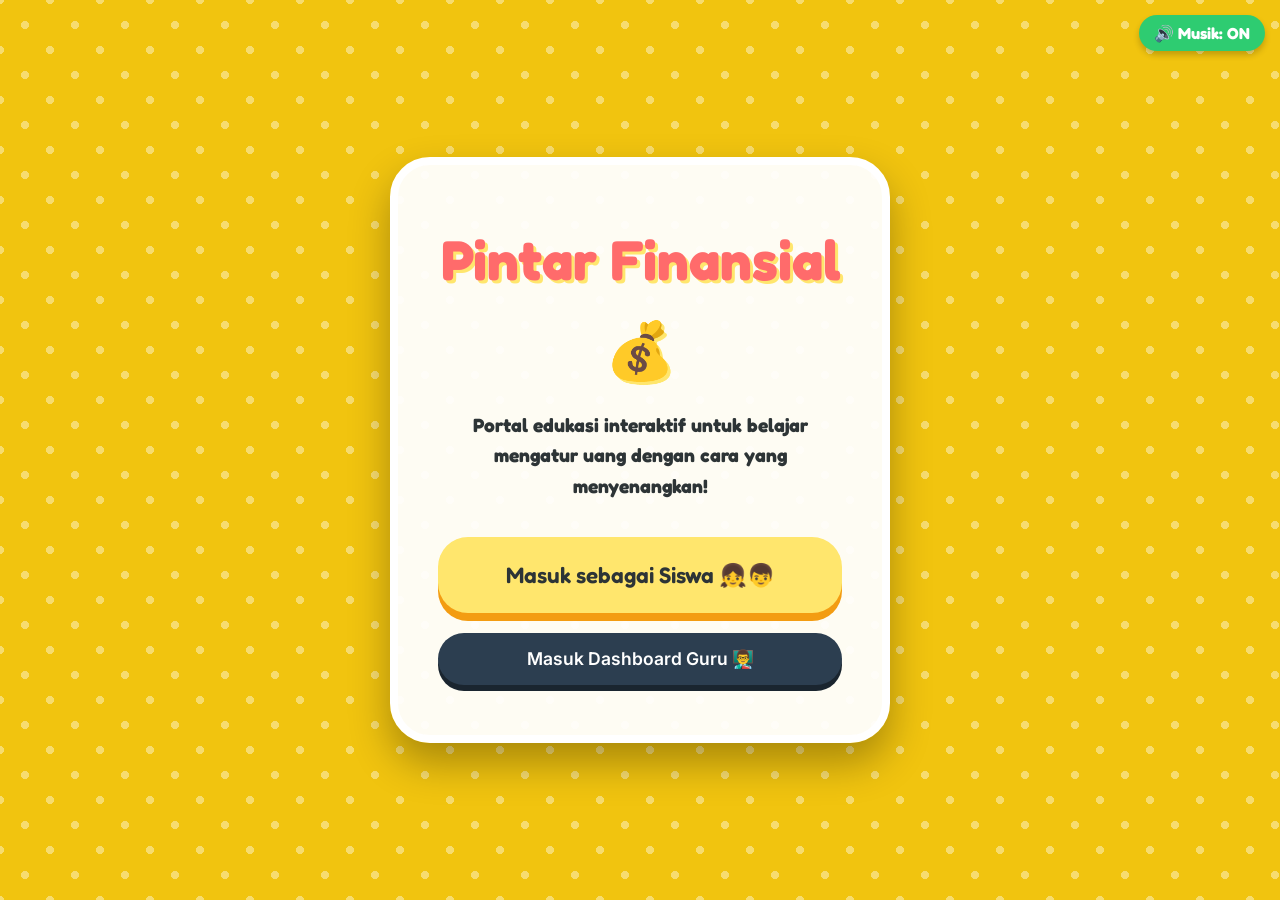
<file: index.html>
<!DOCTYPE html>
<html lang="id">
<head>
    <meta charset="UTF-8">
    <meta name="viewport" content="width=device-width, initial-scale=1.0">
    <title>Pintar Finansial | Portal Utama</title>
    <!-- Menghubungkan CSS global -->
    <link rel="stylesheet" href="shared/css/global.css">
    <style>
        /* Styling khusus halaman landing portal bergaya GAME */
        body {
            display: flex;
            align-items: center;
            justify-content: center;
            height: 100vh;
            /* Background Game-like Polkadot */
            background-color: #F1C40F;
            background-image: radial-gradient(rgba(255, 255, 255, 0.4) 4px, transparent 4px),
                              radial-gradient(rgba(255, 255, 255, 0.4) 4px, transparent 4px);
            background-size: 50px 50px;
            background-position: 0 0, 25px 25px;
            overflow: hidden;
        }
        .portal-card {
            background: rgba(255, 255, 255, 0.95);
            padding: 50px 40px;
            border-radius: 40px;
            box-shadow: 0 20px 40px rgba(0,0,0,0.3);
            text-align: center;
            max-width: 500px;
            width: 90%;
            border: 8px solid white;
        }
        .portal-card h1 {
            color: var(--primary-color);
            margin-bottom: 15px;
            font-size: 3.5rem;
            text-shadow: 3px 3px 0px #FFE66D;
            animation: bounce 2s infinite ease-in-out;
        }
        @keyframes bounce {
            0%, 100% { transform: translateY(0); }
            50% { transform: translateY(-10px); }
        }
        .portal-card p {
            color: var(--text-dark);
            margin-bottom: 35px;
            font-size: 1.2rem;
            font-weight: bold;
        }
        .portal-options {
            display: flex;
            flex-direction: column;
            gap: 20px;
        }
        /* Tombol akses Siswa - bergaya 3D Game */
        .btn-student {
            background-color: var(--accent-color);
            color: var(--text-dark);
            font-size: 1.4rem;
            padding: 20px;
            border-radius: 30px;
            box-shadow: 0 8px 0 #F39C12;
            transition: all 0.1s;
        }
        .btn-student:active {
            transform: translateY(8px) scale(0.98);
            box-shadow: 0 0 0 #F39C12;
        }
        /* Tombol akses Guru - terlihat lebih profesional tapi tetap 3D */
        .btn-teacher {
            background-color: var(--primary-teacher);
            color: white;
            font-family: var(--font-teacher);
            border-radius: 30px;
            box-shadow: 0 6px 0 #1A252F;
            transition: all 0.1s;
        }
        .btn-teacher:active {
            transform: translateY(6px) scale(0.98);
            box-shadow: 0 0 0 #1A252F;
        }

        /* Penyesuaian Responsif untuk Mobile */
        @media (max-width: 768px) {
            .portal-card {
                padding: 30px 20px;
            }
            .portal-card h1 {
                font-size: 2.2rem;
            }
            .portal-card p {
                font-size: 1rem;
                margin-bottom: 25px;
            }
            .btn-student {
                font-size: 1.1rem;
                padding: 15px;
            }
            .btn-teacher {
                font-size: 1rem;
                padding: 12px;
            }
        }
    </style>
</head>
<body>
    <!-- 
      Proyek Web Edukasi Literasi Finansial PGSD
      Author: Aan Rifai (NIM: 2501050298, No. Absen: 28)
      Universitas Negeri Semarang (UNNES)
    -->
    
    <div class="portal-card">
        <h1>Pintar Finansial 💰</h1>
        <p>Portal edukasi interaktif untuk belajar mengatur uang dengan cara yang menyenangkan!</p>
        
        <div class="portal-options">
            <!-- Tautan menuju antarmuka siswa -->
            <a href="login-siswa.html" class="btn btn-student">Masuk sebagai Siswa 👧👦</a>
            <!-- Tautan menuju dashboard guru -->
            <a href="login-guru.html" class="btn btn-teacher">Masuk Dashboard Guru 👨‍🏫</a>
        </div>
    </div>
    
    <!-- Memuat Utils untuk BGM dan Sound Effect Global -->
    <script src="shared/js/utils.js"></script>
</body>
</html>
</file>
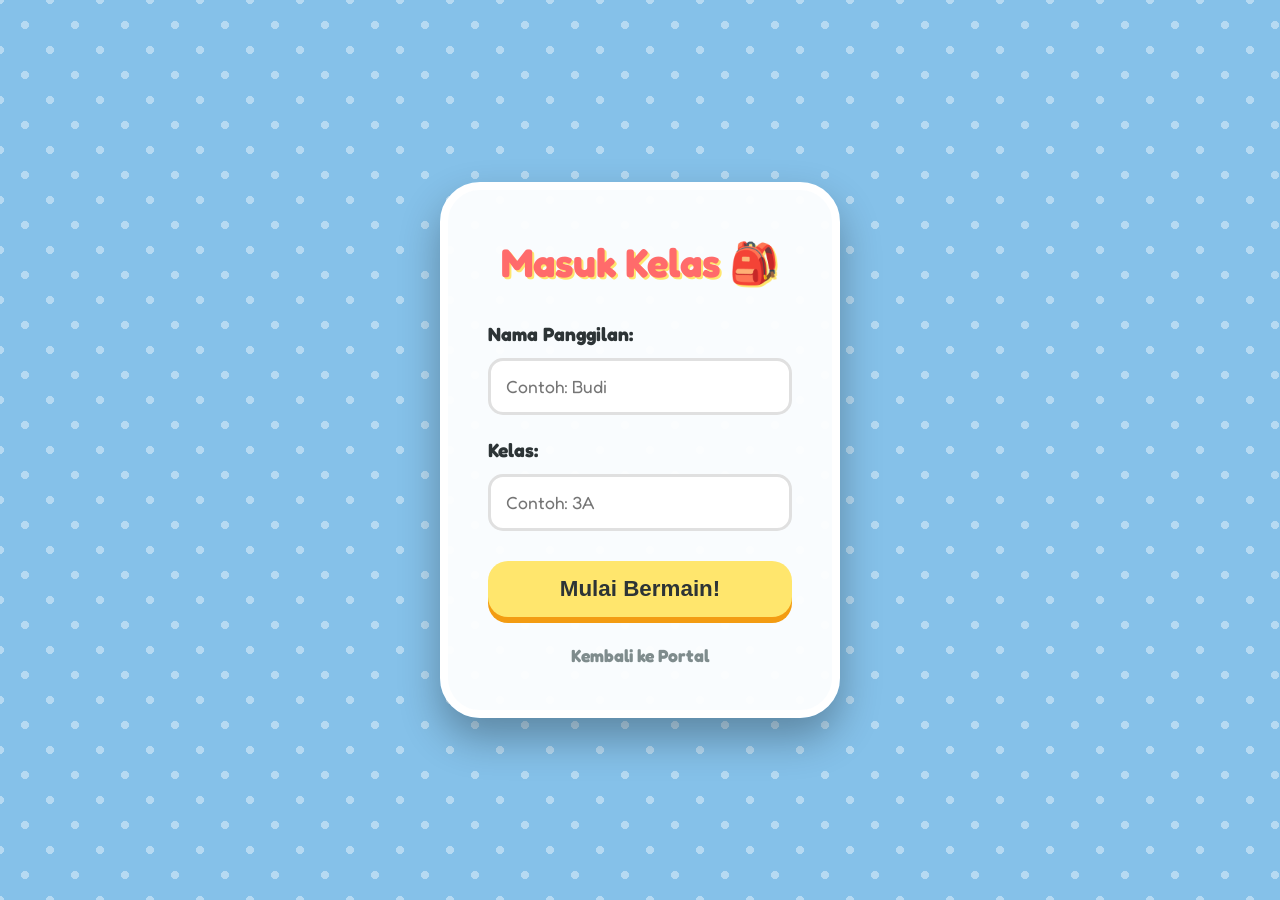
<file: student/index.html>
<!DOCTYPE html>
<html lang="id">
<head>
    <meta charset="UTF-8">
    <meta name="viewport" content="width=device-width, initial-scale=1.0">
    <title>Pintar Finansial | Dashboard Siswa</title>
    <!-- CSS Global -->
    <link rel="stylesheet" href="../shared/css/global.css">
    <!-- CSS Khusus Siswa -->
    <link rel="stylesheet" href="css/student-style.css">
</head>
<body>
    <!-- 
      Proyek Web Edukasi Literasi Finansial PGSD
      Author: Aan Rifai (NIM: 2501050298, No. Absen: 28)
      Universitas Negeri Semarang (UNNES)
    -->
    
    <!-- Navigasi Atas -->
    <nav class="student-nav">
        <div class="container nav-container">
            <div class="logo">Pintar Finansial 👦👧</div>
            <a href="../index.html" class="btn btn-home">Kembali ke Portal</a>
        </div>
    </nav>

    <!-- Konten Utama -->
    <main class="container">
        <!-- Area Sambutan -->
        <header class="welcome-section text-center">
            <h1>Halo Teman-Teman! 👋</h1>
            <p>Mari belajar tentang uang dan cara mengaturnya!</p>
        </header>

        <!-- Grid Menu -->
        <div class="menu-grid">
            <!-- Menu 1: Mengenal Uang -->
            <a href="mengenal-uang.html" class="menu-card card-mengenal">
                <div class="menu-icon">💵</div>
                <h2>Mengenal Uang</h2>
                <p>Ayo tonton video dan lihat macam-macam uang Rupiah!</p>
            </a>
            
            <!-- Menu 2: Eksplorasi & Kuis (Akan dibuat di fase berikutnya) -->
            <a href="eksplorasi.html" class="menu-card card-eksplorasi">
                <div class="menu-icon">📸</div>
                <h2>Eksplorasi & Kuis</h2>
                <p>Foto barang sekitarmu dan main kuis belanja yuk!</p>
            </a>

            <!-- Menu 3: Perencanaan (Akan dibuat di fase berikutnya) -->
            <a href="perencanaan.html" class="menu-card card-perencanaan">
                <div class="menu-icon">📝</div>
                <h2>Perencanaan Jajan</h2>
                <p>Simulasi atur uang jajanmu supaya bisa menabung!</p>
            </a>
        </div>
    </main>
    
    <script src="../shared/js/utils.js"></script>
    <script src="js/student-main.js"></script>
</body>
</html>
</file>
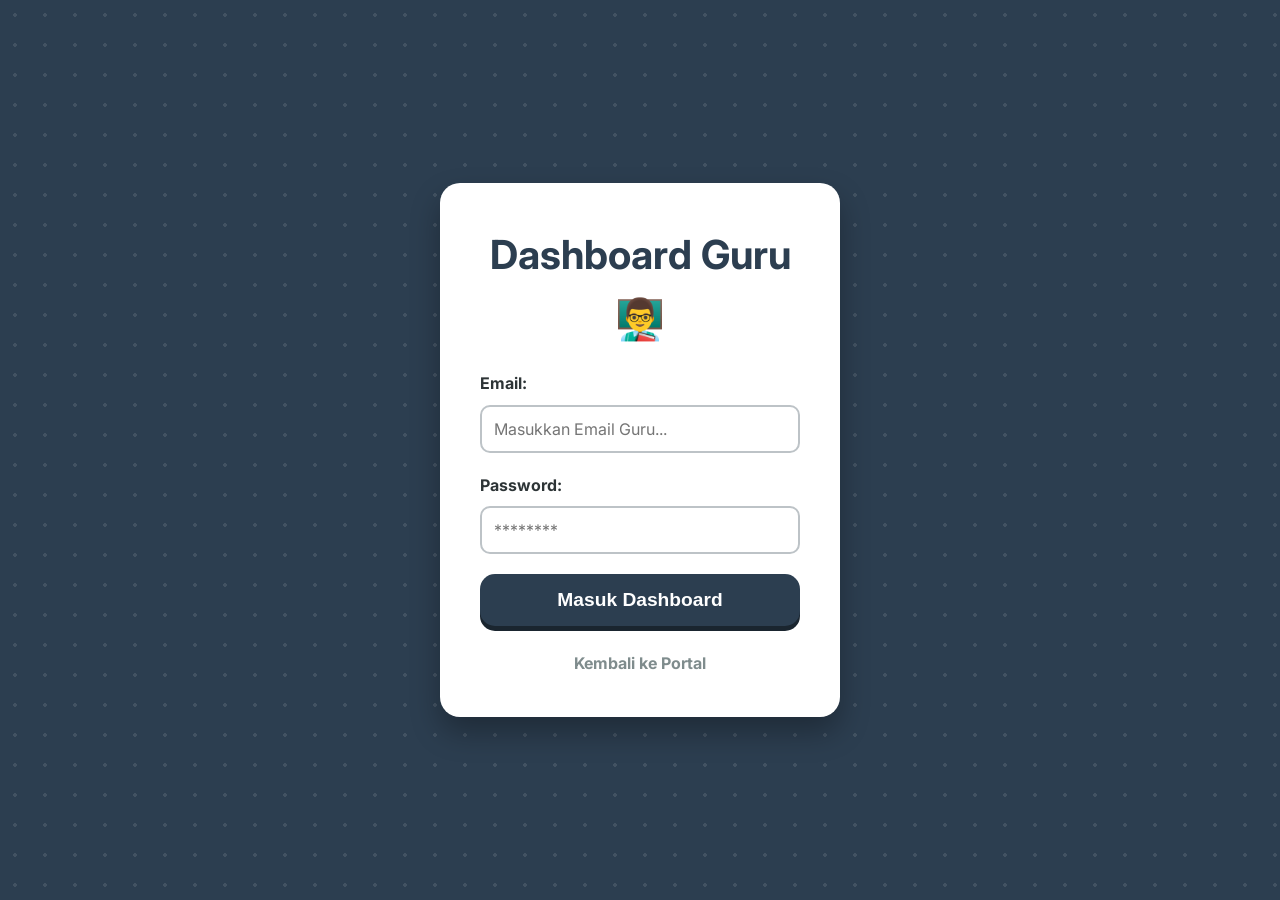
<file: login-guru.html>
<!DOCTYPE html>
<html lang="id">
<head>
    <meta charset="UTF-8">
    <meta name="viewport" content="width=device-width, initial-scale=1.0">
    <title>Login Guru | Pintar Finansial</title>
    <link rel="stylesheet" href="shared/css/global.css">
    <style>
        body {
            display: flex;
            align-items: center;
            justify-content: center;
            height: 100vh;
            background-color: var(--primary-teacher);
            background-image: radial-gradient(rgba(255, 255, 255, 0.1) 2px, transparent 2px);
            background-size: 30px 30px;
            font-family: var(--font-teacher);
            margin: 0;
        }
        .login-card {
            background: white;
            padding: 40px;
            border-radius: 20px;
            box-shadow: 0 15px 30px rgba(0,0,0,0.3);
            text-align: center;
            max-width: 400px;
            width: 90%;
            animation: popUp 0.4s ease-out;
        }
        @keyframes popUp {
            0% { transform: scale(0.8); opacity: 0; }
            100% { transform: scale(1); opacity: 1; }
        }
        .login-card h1 {
            color: var(--primary-teacher);
            margin-bottom: 20px;
            font-size: 2.5rem;
        }
        .form-group {
            margin-bottom: 20px;
            text-align: left;
        }
        .form-group label {
            display: block;
            margin-bottom: 8px;
            font-weight: bold;
            color: var(--text-dark);
        }
        .form-control {
            width: 100%;
            padding: 12px;
            border: 2px solid #BDC3C7;
            border-radius: 10px;
            font-size: 1rem;
            box-sizing: border-box;
            font-family: inherit;
        }
        .form-control:focus {
            border-color: var(--primary-teacher);
            outline: none;
        }
        .btn-login {
            background-color: var(--primary-teacher);
            color: white;
            font-size: 1.2rem;
            padding: 15px;
            border-radius: 15px;
            box-shadow: 0 5px 0 #1A252F;
            width: 100%;
            border: none;
            cursor: pointer;
            font-weight: bold;
            transition: all 0.1s;
        }
        .btn-login:active {
            transform: translateY(5px);
            box-shadow: 0 0 0 #1A252F;
        }
        .btn-back {
            display: block;
            margin-top: 25px;
            color: #7F8C8D;
            text-decoration: none;
            font-weight: bold;
        }
        .error-msg {
            color: #E74C3C;
            background: #FADBD8;
            padding: 10px;
            border-radius: 10px;
            margin-bottom: 15px;
            font-weight: bold;
            display: none;
            border: 2px solid #E74C3C;
        }
    </style>
</head>
<body>
    <div class="login-card">
        <h1>Dashboard Guru 👨‍🏫</h1>
        <p id="errorMsg" class="error-msg">Email atau Password Salah!</p>
        <form id="loginGuruForm">
            <div class="form-group">
                <label for="emailGuru">Email:</label>
                <input type="email" id="emailGuru" class="form-control" placeholder="Masukkan Email Guru..." required>
            </div>
            <div class="form-group">
                <label for="passGuru">Password:</label>
                <input type="password" id="passGuru" class="form-control" placeholder="********" required>
            </div>
            <button type="submit" class="btn-login">Masuk Dashboard</button>
        </form>
        <a href="index.html" class="btn-back"> Kembali ke Portal</a>
    </div>

    <script>
        document.getElementById('loginGuruForm').addEventListener('submit', (e) => {
            e.preventDefault();
            const email = document.getElementById('emailGuru').value;
            const pass = document.getElementById('passGuru').value;
            
            // Validasi statis sesuai permintaan (admin@guru.com / gurukelas)
            if(email === 'admin@guru.com' && pass === 'gurukelas') {
                sessionStorage.setItem('guruAuth', 'true');
                window.location.href = 'teacher/index.html';
            } else {
                const sfxErr = new Audio('klik semua.mp3');
                sfxErr.play().catch(err=>{});
                document.getElementById('errorMsg').style.display = 'block';
            }
        });
    </script>
</body>
</html>
</file>
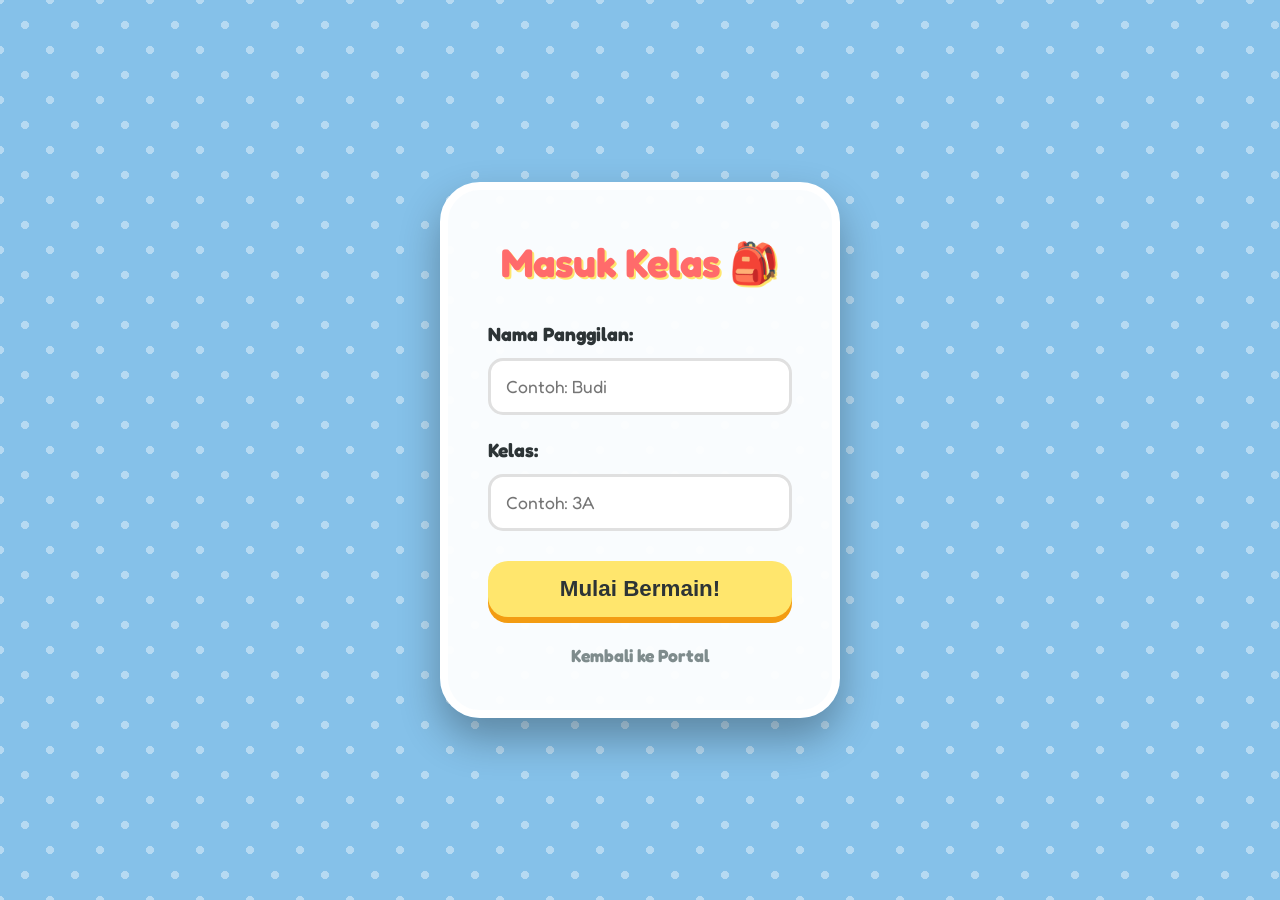
<file: login-siswa.html>
<!DOCTYPE html>
<html lang="id">
<head>
    <meta charset="UTF-8">
    <meta name="viewport" content="width=device-width, initial-scale=1.0">
    <title>Masuk Kelas | Pintar Finansial</title>
    <link rel="stylesheet" href="shared/css/global.css">
    <style>
        body {
            display: flex;
            align-items: center;
            justify-content: center;
            height: 100vh;
            background-color: #85C1E9;
            background-image: radial-gradient(rgba(255, 255, 255, 0.4) 4px, transparent 4px),
                              radial-gradient(rgba(255, 255, 255, 0.4) 4px, transparent 4px);
            background-size: 50px 50px;
            background-position: 0 0, 25px 25px;
            overflow: hidden;
            font-family: var(--font-student);
            margin: 0;
        }
        .login-card {
            background: rgba(255, 255, 255, 0.95);
            padding: 40px;
            border-radius: 40px;
            box-shadow: 0 20px 40px rgba(0,0,0,0.3);
            text-align: center;
            max-width: 400px;
            width: 90%;
            border: 8px solid white;
            animation: popUp 0.5s cubic-bezier(0.175, 0.885, 0.32, 1.275);
        }
        @keyframes popUp {
            0% { transform: scale(0.5); opacity: 0; }
            100% { transform: scale(1); opacity: 1; }
        }
        .login-card h1 {
            color: var(--primary-color);
            margin-bottom: 25px;
            font-size: 2.5rem;
            text-shadow: 2px 2px 0px #FFE66D;
        }
        .form-group {
            margin-bottom: 20px;
            text-align: left;
        }
        .form-group label {
            display: block;
            margin-bottom: 8px;
            font-weight: bold;
            color: var(--text-dark);
            font-size: 1.2rem;
        }
        .form-control {
            width: 100%;
            padding: 15px;
            border: 3px solid #E0E0E0;
            border-radius: 15px;
            font-size: 1.1rem;
            box-sizing: border-box;
            font-family: inherit;
        }
        .form-control:focus {
            border-color: var(--accent-color);
            outline: none;
        }
        .btn-login {
            background-color: var(--accent-color);
            color: var(--text-dark);
            font-size: 1.4rem;
            padding: 15px;
            border-radius: 20px;
            box-shadow: 0 6px 0 #F39C12;
            width: 100%;
            border: none;
            cursor: pointer;
            font-weight: bold;
            transition: all 0.1s;
            margin-top: 10px;
        }
        .btn-login:active {
            transform: translateY(6px);
            box-shadow: 0 0 0 #F39C12;
        }
        .btn-back {
            display: block;
            margin-top: 25px;
            color: #7F8C8D;
            text-decoration: none;
            font-weight: bold;
            font-size: 1.1rem;
        }
    </style>
</head>
<body>
    <div class="login-card">
        <h1>Masuk Kelas 🎒</h1>
        <form id="loginSiswaForm">
            <div class="form-group">
                <label for="namaSiswa">Nama Panggilan:</label>
                <input type="text" id="namaSiswa" class="form-control" placeholder="Contoh: Budi" required autocomplete="off">
            </div>
            <div class="form-group">
                <label for="kelasSiswa">Kelas:</label>
                <input type="text" id="kelasSiswa" class="form-control" placeholder="Contoh: 3A" required autocomplete="off">
            </div>
            <button type="submit" class="btn-login">Mulai Bermain!</button>
        </form>
        <a href="index.html" class="btn-back">Kembali ke Portal</a>
    </div>

    <!-- Script Utama (tanpa utils dulu agar tidak kena redirect global) -->
    <script>
        document.getElementById('loginSiswaForm').addEventListener('submit', (e) => {
            e.preventDefault();
            const nama = document.getElementById('namaSiswa').value.trim();
            const kelas = document.getElementById('kelasSiswa').value.trim();
            
            if(nama && kelas) {
                // Mainkan suara sukses jika ada
                const sfxSave = new Audio('klik semua.mp3');
                sfxSave.play().catch(err=>{});

                // Simpan ke Session Storage
                sessionStorage.setItem('siswaAuth', JSON.stringify({ nama, kelas }));
                
                // Pindah ke dashboard siswa
                setTimeout(() => {
                    window.location.href = 'student/index.html';
                }, 300);
            }
        });
    </script>
</body>
</html>
</file>
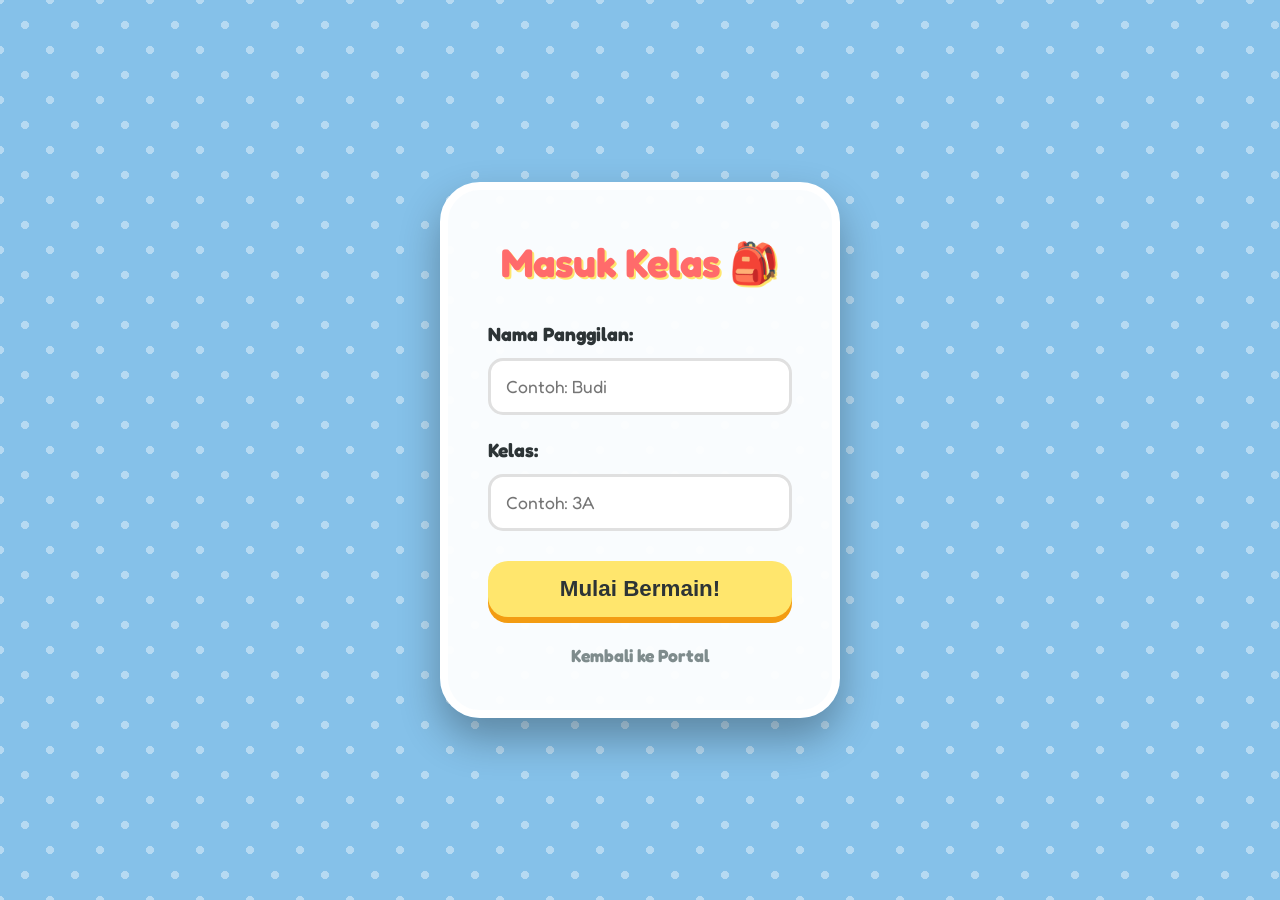
<file: student/mengenal-uang-kartu.html>
<!DOCTYPE html>
<html lang="id">
<head>
    <meta charset="UTF-8">
    <meta name="viewport" content="width=device-width, initial-scale=1.0">
    <title>Kartu Pecahan Uang | Pintar Finansial</title>
    <!-- Menghubungkan CSS -->
    <link rel="stylesheet" href="../shared/css/global.css">
    <link rel="stylesheet" href="css/student-style.css">
</head>
<body>
    <!-- 
      Proyek Web Edukasi Literasi Finansial PGSD
      Author: Aan Rifai (NIM: 2501050298, No. Absen: 28)
      Universitas Negeri Semarang (UNNES)
    -->
    
    <nav class="student-nav">
        <div class="container nav-container">
            <div class="logo">Pintar Finansial 👦👧</div>
            <a href="index.html" class="btn btn-home">Kembali ke Menu Utama</a>
        </div>
    </nav>

    <main class="container">
        <header class="welcome-section text-center">
            <h1>Mengenal Pecahan Uang Rupiah 💵</h1>
            <p>Ayo klik kartu di bawah ini untuk melihat ciri-cirinya!</p>
        </header>

        <!-- Halaman 2: Flip Card 3D Pecahan Uang -->
        <section class="cards-section">
            <!-- Tempat kartu-kartu akan dimunculkan oleh JavaScript -->
            <div class="cards-grid" id="moneyCardsContainer">
                <!-- Kartu-kartu akan di-render menggunakan JavaScript (mengenal-uang.js) -->
            </div>
            
            <div class="text-center" style="margin-top: 40px;">
                <a href="mengenal-uang.html" class="btn btn-student" style="background-color: #E74C3C; box-shadow: 0 6px 0 #C0392B; margin-right: 15px;">⬅️ Kembali ke Video</a>
                <a href="eksplorasi.html" class="btn btn-student">Lanjut ke Eksplorasi ➡️</a>
            </div>
        </section>
    </main>

    <!-- Memuat file JavaScript -->
    <script src="../shared/js/utils.js"></script>
    <script src="js/mengenal-uang.js"></script>
</body>
</html>
</file>
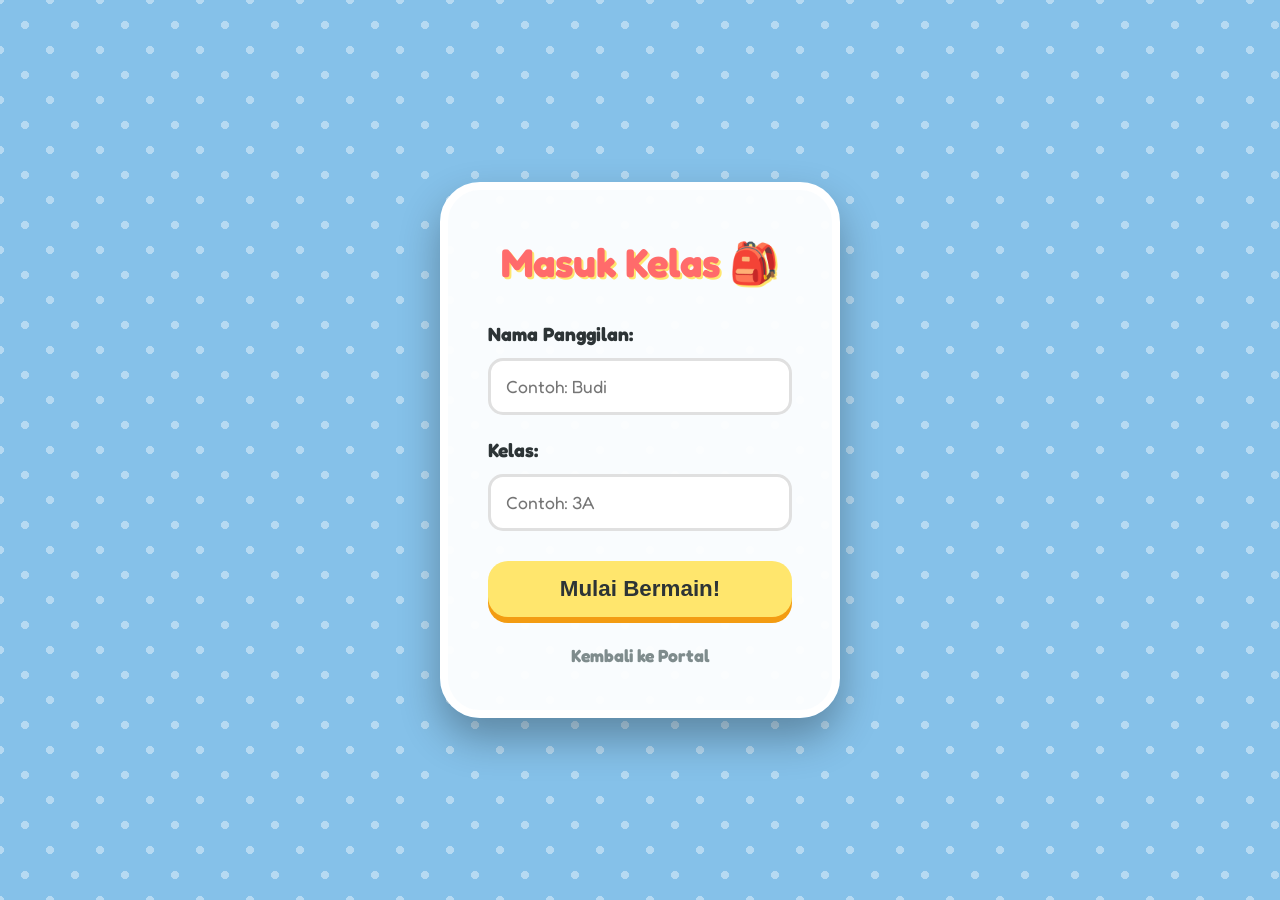
<file: student/mengenal-uang.html>
<!DOCTYPE html>
<html lang="id">
<head>
    <meta charset="UTF-8">
    <meta name="viewport" content="width=device-width, initial-scale=1.0">
    <title>Mengenal Uang | Pintar Finansial</title>
    <!-- Menghubungkan CSS -->
    <link rel="stylesheet" href="../shared/css/global.css">
    <link rel="stylesheet" href="css/student-style.css">
</head>
<body>
    <!-- 
      Proyek Web Edukasi Literasi Finansial PGSD
      Author: Aan Rifai (NIM: 2501050298, No. Absen: 28)
      Universitas Negeri Semarang (UNNES)
    -->
    
    <nav class="student-nav">
        <div class="container nav-container">
            <div class="logo">Pintar Finansial 👦👧</div>
            <a href="index.html" class="btn btn-home">Kembali</a>
        </div>
    </nav>

    <main class="container">
        <header class="welcome-section text-center">
            <h1>Mengenal Uang Rupiah 💵</h1>
            <p>Tonton video ini dulu yuk, lalu balik kartu di bawahnya!</p>
        </header>

        <!-- Halaman 1: Video Materi -->
        <section class="video-section">
            <div class="video-container">
                <!-- Simulasi video materi. Bisa diganti dengan URL YouTube riil materi Anda -->
                <iframe src="https://www.youtube.com/embed/dQw4w9WgXcQ" title="Video Edukasi Uang" allow="accelerometer; autoplay; clipboard-write; encrypted-media; gyroscope; picture-in-picture" allowfullscreen></iframe>
            </div>
            
            <div class="text-center" style="margin-top: 40px;">
                <a href="mengenal-uang-kartu.html" class="btn btn-student" style="font-size: 1.5rem; padding: 20px 40px; background-color: #2ECC71; box-shadow: 0 8px 0 #27AE60;">Lanjut ke Kartu Uang ➡️</a>
            </div>
        </section>
    </main>

    <!-- Memuat file JavaScript -->
    <script src="../shared/js/utils.js"></script>
</body>
</html>
</file>
<file: shared/css/global.css>
/* 
 * Proyek Web Edukasi Literasi Finansial PGSD
 * Author: Aan Rifai (NIM: 2501050298, No. Absen: 28)
 * Universitas Negeri Semarang (UNNES)
 */

@import url('https://fonts.googleapis.com/css2?family=Fredoka:wght@400;500;600;700&family=Inter:wght@400;500;600;700&display=swap');

:root {
  /* Warna cerah untuk website siswa - memberikan kesan ceria dan ramah anak */
  --primary-color: #FF6B6B;      /* Merah cerah / pink */
  --secondary-color: #4ECDC4;    /* Tosca / Cyan */
  --accent-color: #FFE66D;       /* Kuning ceria */
  --background-student: #F7FFF7; /* Putih kehijauan pucat untuk latar belakang */
  
  /* Warna profesional untuk website guru */
  --primary-teacher: #2C3E50;    /* Biru gelap */
  --secondary-teacher: #34495E;
  --accent-teacher: #3498DB;     /* Biru terang */
  --background-teacher: #ECF0F1; /* Abu-abu sangat muda */
  
  /* Warna netral dan status */
  --text-dark: #2D3436;
  --text-light: #FFFFFF;
  --success: #2ECC71;            /* Hijau untuk jawaban benar/sukses */
  --danger: #E74C3C;             /* Merah untuk peringatan/salah */
  --warning: #F1C40F;            /* Kuning peringatan */

  /* Font: Fredoka sangat bulat dan cocok untuk anak, Inter profesional untuk guru */
  --font-student: 'Fredoka', sans-serif;
  --font-teacher: 'Inter', sans-serif;

  /* Efek bayangan & Transisi (Animasi mikro) */
  --shadow-sm: 0 4px 6px rgba(0, 0, 0, 0.1);
  --shadow-md: 0 8px 15px rgba(0, 0, 0, 0.1);
  --shadow-lg: 0 15px 25px rgba(0, 0, 0, 0.15);
  --transition: all 0.3s ease;
}

/* Reset Dasar agar tampilan konsisten di semua browser */
* {
  margin: 0;
  padding: 0;
  box-sizing: border-box;
}

body {
  /* Default ke tema siswa */
  font-family: var(--font-student);
  color: var(--text-dark);
  background-color: var(--background-student);
  line-height: 1.6;
}

/* Utilitas Global */
.container {
  max-width: 1200px;
  margin: 0 auto;
  padding: 0 20px;
}

.text-center {
  text-align: center;
}

.hidden {
  display: none !important;
}

/* Tombol Global dengan efek interaktif (Micro-animation) */
.btn {
  display: inline-block;
  padding: 12px 28px;
  border-radius: 50px;
  border: none;
  cursor: pointer;
  font-weight: 600;
  font-size: 1.1rem;
  font-family: inherit;
  transition: var(--transition);
  text-decoration: none;
  box-shadow: var(--shadow-sm);
}

.btn:hover {
  transform: translateY(-3px) scale(1.02); /* Animasi membesar dan naik saat disentuh */
  box-shadow: var(--shadow-md);
}

.btn:active {
  transform: translateY(1px) scale(0.98);  /* Efek ditekan */
}
</file>
<file: student/css/student-style.css>
/* 
 * Proyek Web Edukasi Literasi Finansial PGSD
 * Author: Aan Rifai (NIM: 2501050298, No. Absen: 28)
 * Universitas Negeri Semarang (UNNES)
 */

body {
    /* Latar belakang gaya game (Langit Biru Polkadot) */
    background-color: #85C1E9;
    background-image: radial-gradient(rgba(255, 255, 255, 0.4) 3px, transparent 3px),
                      radial-gradient(rgba(255, 255, 255, 0.4) 3px, transparent 3px);
    background-size: 40px 40px;
    background-position: 0 0, 20px 20px;
    color: var(--text-dark);
    min-height: 100vh;
    display: flex;
    flex-direction: column;
}

/* Navigasi / HUD Game (Bukan bar kotak web) */
.student-nav {
    background-color: transparent;
    color: white;
    padding: 20px 0;
    box-shadow: none;
    position: relative;
    z-index: 100;
}

.nav-container {
    display: flex;
    justify-content: space-between;
    align-items: center;
}

.logo {
    font-size: 2rem;
    font-weight: 700;
    text-shadow: 3px 3px 0px var(--primary-color), 0 5px 10px rgba(0,0,0,0.3);
    letter-spacing: 2px;
}

.btn-home {
    background-color: #E74C3C;
    color: white;
    padding: 10px 25px;
    font-size: 1.1rem;
    border-radius: 20px;
    box-shadow: 0 6px 0 #C0392B;
    transition: all 0.1s;
}

.btn-home:hover {
    background-color: #E74C3C;
    color: white;
    transform: translateY(2px);
    box-shadow: 0 4px 0 #C0392B;
}
.btn-home:active {
    transform: translateY(6px) scale(0.95);
    box-shadow: 0 0 0 #C0392B;
}

/* Bagian Sambutan Game */
.welcome-section {
    margin: 30px 0 40px 0;
}

.welcome-section h1 {
    color: white;
    font-size: 3.8rem;
    margin-bottom: 10px;
    text-shadow: 4px 4px 0px var(--primary-teacher), 0 10px 20px rgba(0,0,0,0.3);
    animation: floating 3s ease-in-out infinite;
}

@keyframes floating {
    0%, 100% { transform: translateY(0); }
    50% { transform: translateY(-10px); }
}

.welcome-section p {
    font-size: 1.4rem;
    color: white;
    font-weight: bold;
    text-shadow: 2px 2px 0px rgba(0,0,0,0.5);
}

/* Grid Menu Utama - Responsif dengan Grid CSS */
.menu-grid {
    display: grid;
    /* Membuat kolom menyesuaikan ukuran layar secara otomatis */
    grid-template-columns: repeat(auto-fit, minmax(300px, 1fr));
    gap: 30px;
    margin-bottom: 50px;
}

/* Kartu Menu */
.menu-card {
    background: white;
    border-radius: 20px;
    padding: 30px;
    text-align: center;
    text-decoration: none;
    color: var(--text-dark);
    box-shadow: var(--shadow-md);
    transition: var(--transition);
    border: 5px solid transparent; /* Border transparan yang akan berwarna saat di-hover */
}

/* Animasi saat kartu disorot mouse */
.menu-card:hover {
    transform: translateY(-10px);
    box-shadow: var(--shadow-lg);
}

.menu-icon {
    font-size: 5rem;
    margin-bottom: 20px;
}

.menu-card h2 {
    font-size: 1.8rem;
    margin-bottom: 10px;
}

/* Warna border spesifik tiap menu saat disorot */
.card-mengenal:hover { border-color: var(--primary-color); }
.card-eksplorasi:hover { border-color: var(--secondary-color); }
.card-perencanaan:hover { border-color: var(--warning); }

/* Penyesuaian Mobile untuk Dashboard Siswa */
@media (max-width: 768px) {
    .welcome-section h1 {
        font-size: 2.2rem;
    }
    .welcome-section p {
        font-size: 1.1rem;
    }
    .menu-grid {
        grid-template-columns: 1fr;
        gap: 15px;
    }
    .menu-card {
        padding: 20px;
        display: flex;
        flex-direction: column;
        align-items: center;
    }
    .menu-icon {
        font-size: 3.5rem;
        margin-bottom: 10px;
    }
    .menu-card h2 {
        font-size: 1.4rem;
    }
    .menu-card p {
        font-size: 0.95rem;
    }
}

/* ========================================================
   Style Khusus Halaman "Mengenal Uang" (Video & Flip Card) 
   ======================================================== */

.video-section {
    background: white;
    padding: 30px;
    border-radius: 20px;
    margin-bottom: 40px;
    box-shadow: var(--shadow-sm);
}

/* Container video responsif */
.video-container {
    position: relative;
    padding-bottom: 56.25%; /* Rasio Aspek 16:9 untuk YouTube */
    height: 0;
    overflow: hidden;
    border-radius: 15px;
    background-color: #000;
}

.video-container iframe {
    position: absolute;
    top: 0;
    left: 0;
    width: 100%;
    height: 100%;
    border: none;
}

/* Grid untuk Kartu 3D */
.cards-grid {
    display: grid;
    grid-template-columns: repeat(auto-fit, minmax(250px, 1fr));
    gap: 30px;
    margin-bottom: 50px;
}

/* Container kartu yang memfasilitasi efek 3D (perspective) */
.flip-card {
    background-color: transparent;
    width: 100%;
    height: 350px;
    perspective: 1000px; /* Menentukan kedalaman efek 3D */
    cursor: pointer;
}

/* Elemen dalam kartu yang akan diputar */
.flip-card-inner {
    position: relative;
    width: 100%;
    height: 100%;
    text-align: center;
    transition: transform 0.8s cubic-bezier(0.4, 0.2, 0.2, 1); /* Animasi putaran yang halus */
    transform-style: preserve-3d;
}

/* Jika kartu memiliki class 'flipped', putar 180 derajat */
.flip-card.flipped .flip-card-inner {
    transform: rotateY(180deg);
}

/* Sisi depan dan belakang kartu */
.flip-card-front, .flip-card-back {
    position: absolute;
    width: 100%;
    height: 100%;
    -webkit-backface-visibility: hidden; /* Menyembunyikan bagian belakang untuk Safari */
    backface-visibility: hidden;         /* Menyembunyikan sisi belakang saat kartu diputar */
    border-radius: 20px;
    box-shadow: var(--shadow-md);
    display: flex;
    flex-direction: column;
    justify-content: center;
    align-items: center;
    padding: 20px;
}

/* Gaya khusus Sisi Depan */
.flip-card-front {
    background-color: var(--accent-color);
    color: var(--text-dark);
}

.flip-card-front h3 {
    font-size: 2.5rem;
    margin-top: 20px;
}

.flip-card-front .money-icon {
    font-size: 4rem;
}

/* Gaya khusus Sisi Belakang */
.flip-card-back {
    background-color: var(--secondary-color);
    color: white;
    transform: rotateY(180deg); /* Sisi ini sudah diputar 180 derajat sejak awal */
}

.flip-card-back h3 {
    font-size: 2rem;
    margin-bottom: 15px;
    border-bottom: 2px solid rgba(255,255,255,0.3);
    padding-bottom: 10px;
}

.flip-card-back p {
    font-size: 1.1rem;
    line-height: 1.5;
}
</file>
